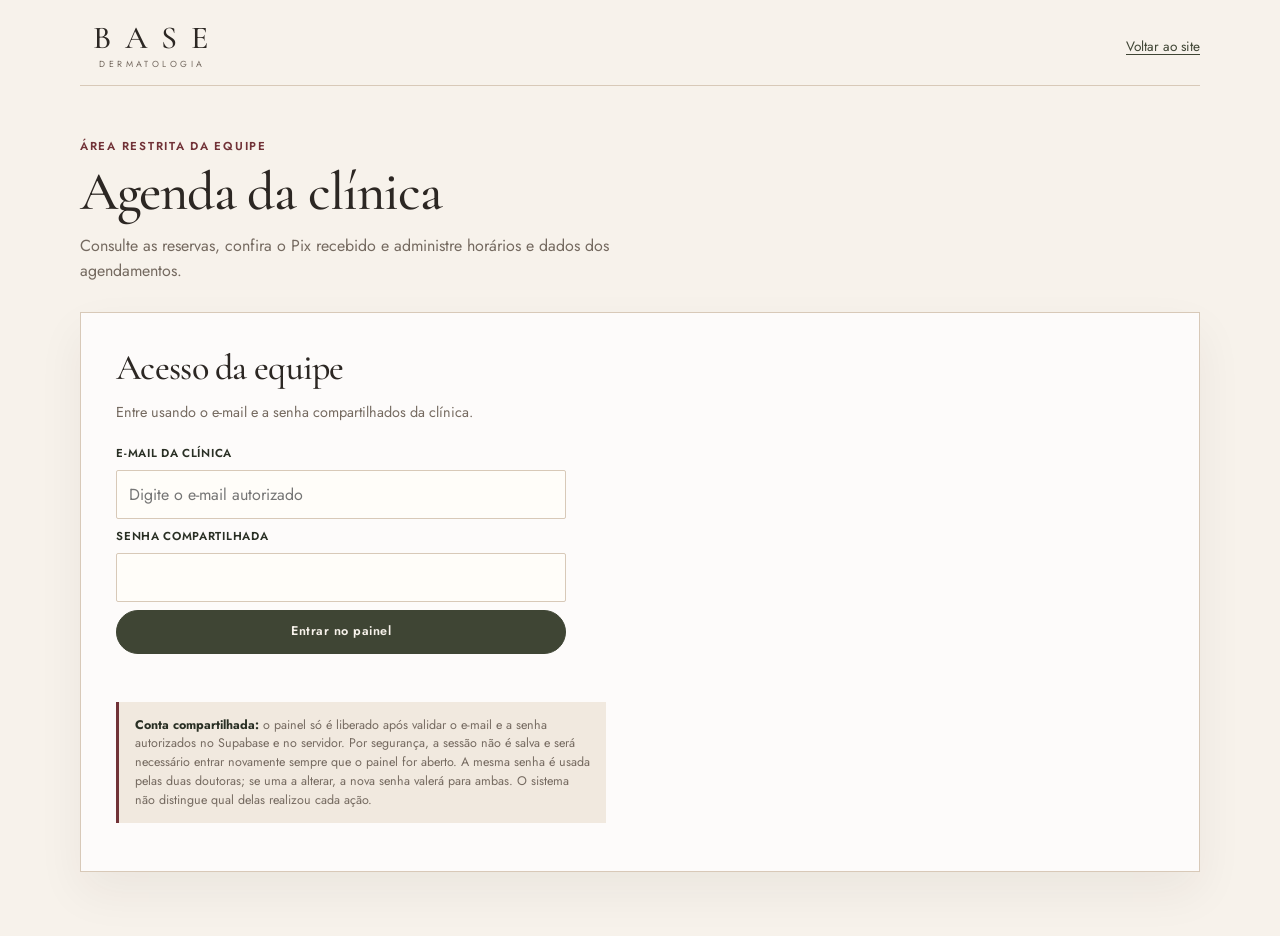
<file: admin.html>
<!doctype html>
<html lang="pt-BR">
<head>
  <meta charset="utf-8">
  <meta name="viewport" content="width=device-width, initial-scale=1">
  <meta name="theme-color" content="#f7f2eb">
  <meta name="robots" content="noindex, nofollow">
  <meta name="description" content="Painel administrativo de agendamentos da Base Dermatologia.">
  <title>Painel de agendamentos | Base Dermatologia</title>
  <link rel="preconnect" href="https://fonts.googleapis.com">
  <link rel="preconnect" href="https://fonts.gstatic.com" crossorigin>
  <link href="https://fonts.googleapis.com/css2?family=Cormorant+Garamond:wght@400;500;600&family=Jost:wght@300;400;500;600&display=swap" rel="stylesheet">
  <link rel="stylesheet" href="./styles/admin.css">
  <link rel="stylesheet" href="./styles/admin-agenda.css?v=20261023-pix-copy">
</head>
<body>
  <main class="admin-shell">
    <header class="admin-header">
      <a class="admin-brand" href="./index.html" aria-label="Voltar ao site Base Dermatologia">
        <span class="admin-brand__name">BASE</span>
        <span class="admin-brand__subtitle">DERMATOLOGIA</span>
      </a>
      <a class="back-link" href="./index.html">Voltar ao site</a>
    </header>

    <section class="admin-intro" aria-labelledby="page-title">
      <p class="eyebrow">Área restrita da equipe</p>
      <h1 id="page-title">Agenda da clínica</h1>
      <p>Consulte as reservas, confira o Pix recebido e administre horários e dados dos agendamentos.</p>
    </section>

    <section class="admin-panel" id="login-panel" aria-labelledby="login-title">
      <h2 id="login-title">Acesso da equipe</h2>
      <p>Entre usando o e-mail e a senha compartilhados da clínica.</p>
      <form id="login-form" class="login-form" autocomplete="off">
        <label for="admin-email">E-mail da clínica</label>
        <input id="admin-email" name="email" type="email" required autocomplete="off" autocapitalize="none" spellcheck="false" placeholder="Digite o e-mail autorizado">
        <label for="admin-password">Senha compartilhada</label>
        <input id="admin-password" name="password" type="password" required minlength="12" autocomplete="off">
        <button class="button" id="login-submit" type="submit">Entrar no painel</button>
      </form>
      <p class="status-message" id="auth-status" role="status" aria-live="polite"></p>
      <p class="security-note"><strong>Conta compartilhada:</strong> o painel só é liberado após validar o e-mail e a senha autorizados no Supabase e no servidor. Por segurança, a sessão não é salva e será necessário entrar novamente sempre que o painel for aberto. A mesma senha é usada pelas duas doutoras; se uma a alterar, a nova senha valerá para ambas. O sistema não distingue qual delas realizou cada ação.</p>
    </section>

    <section class="admin-panel" id="dashboard" aria-labelledby="dashboard-title" hidden>
      <div class="dashboard-heading">
        <div>
          <p class="eyebrow">Acesso autorizado</p>
          <h2 id="dashboard-title">Agendamentos</h2>
        </div>
        <button class="button button--quiet" id="sign-out" type="button">Sair</button>
      </div>
      <p class="security-note">Confirme o recebimento do Pix antes de liberar a consulta. Marcar o comprovante como enviado não confirma automaticamente o pagamento.</p>
      <p class="schedule-rule"><strong>Responsável pelo horário:</strong> terça-feira, 9h–13h com Jéssica Saab; 14h–18h com Mariana Gil Furlanetti. A doutora exibida em cada marcação é a associada ao horário reservado.</p>

      <details class="password-settings">
        <summary>Alterar senha compartilhada</summary>
        <p>A nova senha passará a ser usada pelas duas doutoras. Ela deve ter pelo menos 12 caracteres.</p>
        <form id="password-form" class="login-form">
          <label for="current-password">Senha atual</label>
          <input id="current-password" name="currentPassword" type="password" required autocomplete="current-password">
          <label for="new-password">Nova senha</label>
          <input id="new-password" name="newPassword" type="password" required minlength="12" autocomplete="new-password">
          <label for="confirm-password">Confirme a nova senha</label>
          <input id="confirm-password" name="confirmPassword" type="password" required minlength="12" autocomplete="new-password">
          <p class="status-message" id="password-status" role="status" aria-live="polite"></p>
          <button class="button" id="save-password" type="submit">Salvar nova senha</button>
        </form>
      </details>

      <form class="filters" id="filters-form">
        <label for="search-bookings">Buscar por nome, e-mail, telefone ou código</label>
        <input id="search-bookings" name="q" type="search" maxlength="100" placeholder="Nome, telefone ou código do agendamento">
        <label for="status-filter">Situação</label>
        <select id="status-filter" name="status">
          <option value="">Todas as situações</option>
          <option value="pending_payment">Aguardando pagamento</option>
          <option value="payment_review">Comprovante enviado · conferir Pix</option>
          <option value="confirmed">Confirmadas</option>
          <option value="cancelled">Canceladas</option>
          <option value="expired">Expiradas</option>
        </select>
        <button class="button" type="submit">Aplicar filtros</button>
      </form>
      <p class="status-message" id="dashboard-status" role="status" aria-live="polite"></p>
      <section class="schedule-view" aria-labelledby="schedule-title">
        <h3 id="schedule-title">Agenda por dia e horário</h3>
        <p>As marcações são agrupadas pelo horário reservado e mostram a profissional responsável e a situação do Pix.</p>
        <div class="schedule-board" id="schedule-board"></div>
        <section class="test-agenda" aria-labelledby="test-agenda-title">
          <h4 id="test-agenda-title">Teste de hoje — 23/10/2026</h4>
          <p class="test-agenda__notice"><strong>Somente teste:</strong> estes registros não são atendimentos reais, não têm horário e não ocupam vagas da agenda. Para testar o fluxo, use o QR da doutora, digite R$ 0,01 no banco, envie o comprovante pelo WhatsApp e só então registre o recebimento e libere o teste neste painel. A liberação não confirma um pagamento ou consulta real.</p>
          <p class="status-message" id="test-agenda-status" role="status" aria-live="polite"></p>
          <div class="test-agenda__list" id="test-agenda-list" aria-live="polite"></div>
        </section>
      </section>
      <div class="booking-list" id="booking-list" aria-live="polite"></div>
      <nav class="pagination" aria-label="Paginação dos agendamentos">
        <button class="button button--quiet" id="previous-page" type="button" disabled>Anterior</button>
        <span id="page-label">Página 1</span>
        <button class="button button--quiet" id="next-page" type="button" disabled>Próxima</button>
      </nav>
    </section>
  </main>

  <dialog class="edit-dialog" id="edit-dialog" aria-labelledby="edit-title">
    <form class="edit-form" id="edit-form">
      <div class="dialog-heading">
        <div>
          <p class="eyebrow">Editar agendamento</p>
          <h2 id="edit-title">Dados da consulta</h2>
        </div>
        <button class="close-button" type="button" id="close-edit" aria-label="Fechar">×</button>
      </div>
      <p class="dialog-caption" id="edit-booking-summary"></p>
      <input type="hidden" name="appointmentId">
      <div class="form-grid">
        <label>Nome completo<input name="patient_name" type="text" maxlength="120" required></label>
        <label>E-mail<input name="patient_email" type="email" maxlength="254" required></label>
        <label>Telefone<input name="patient_phone" type="tel" maxlength="22" required></label>
        <label>CPF<input name="patient_cpf" inputmode="numeric" maxlength="11" pattern="[0-9]{11}" required></label>
        <label>Rua / avenida<input name="patient_address_line" type="text" maxlength="160" required></label>
        <label>Número<input name="patient_address_number" type="text" maxlength="20" required></label>
        <label>Complemento<input name="patient_address_complement" type="text" maxlength="100"></label>
        <label>Bairro<input name="patient_address_neighborhood" type="text" maxlength="80" required></label>
        <label>Cidade<input name="patient_address_city" type="text" maxlength="80" required></label>
        <label>Estado (UF)<input name="patient_address_state" type="text" maxlength="2" pattern="[A-Za-z]{2}" required></label>
        <label>CEP<input name="patient_address_postal_code" inputmode="numeric" type="text" maxlength="8" pattern="[0-9]{8}" required></label>
        <label class="slot-field">Remarcar para horário disponível<select name="new_slot_id"><option value="">Manter horário atual</option></select></label>
      </div>
      <p class="dialog-caption">CPF e endereço são usados para emissão da nota fiscal. Não inclua sintomas ou informações de saúde nas observações.</p>
      <p class="status-message" id="edit-status" role="status" aria-live="polite"></p>
      <div class="dialog-actions">
        <button class="button button--quiet" type="button" id="cancel-edit">Voltar</button>
        <button class="button" id="save-edit" type="submit">Salvar alterações</button>
      </div>
    </form>
  </dialog>

  <script src="./scripts/agenda-config.js"></script>
  <script src="./scripts/pix-copia-cola.js?v=20261023"></script>
  <script type="module" src="./scripts/admin.js?v=20261023-pix-copy"></script>
</body>
</html>
</file>
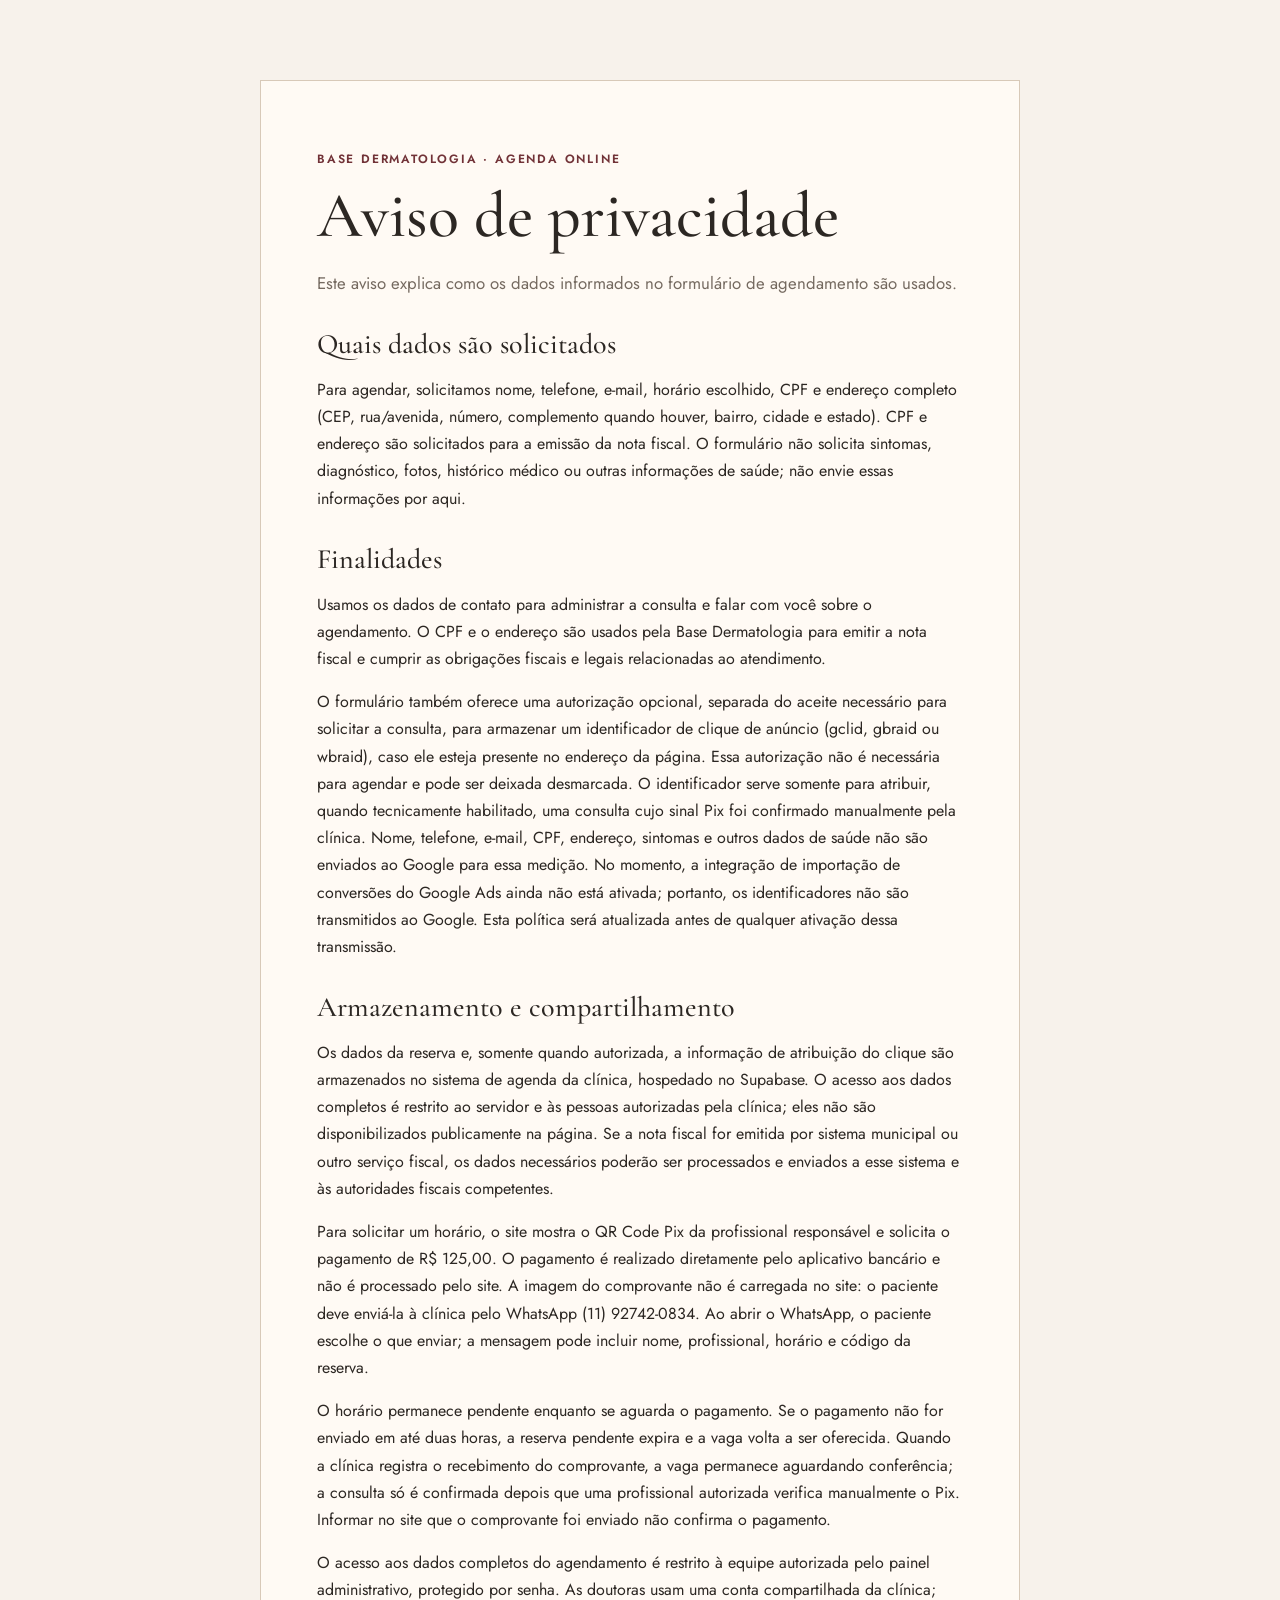
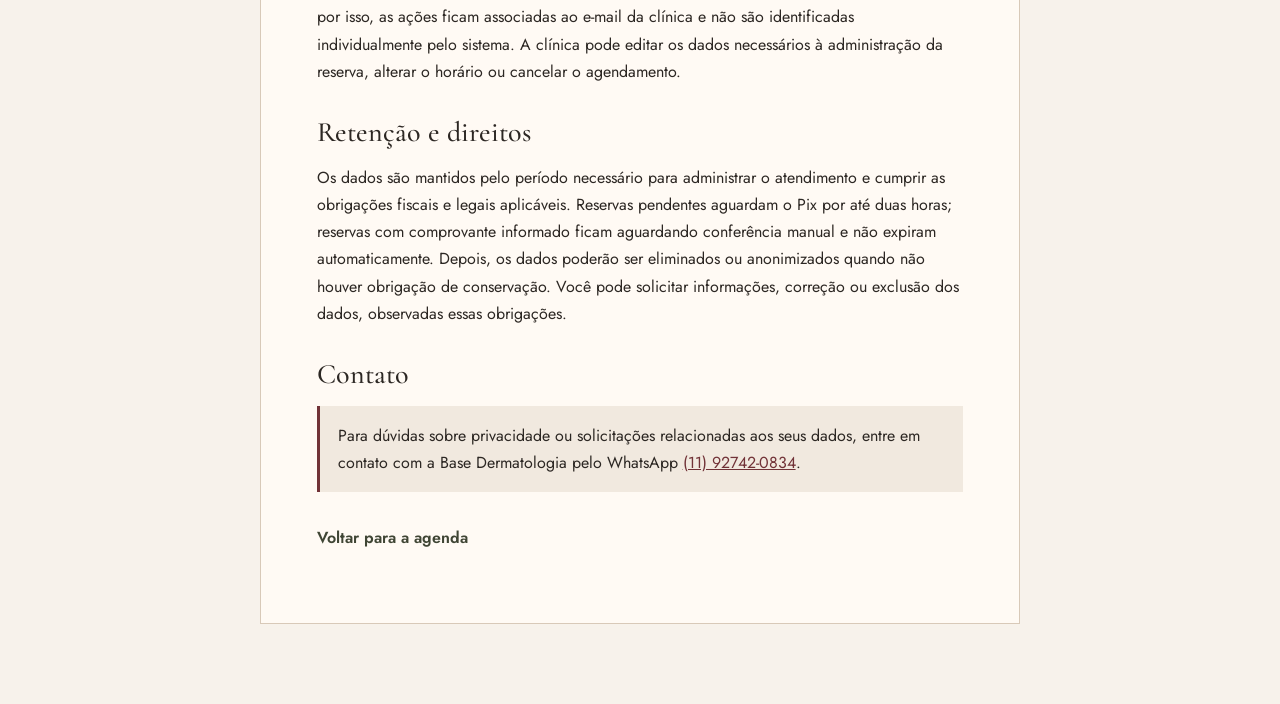
<file: privacidade.html>
<!doctype html>
<html lang="pt-BR">
<head>
  <meta charset="utf-8">
  <meta name="viewport" content="width=device-width, initial-scale=1">
  <meta name="theme-color" content="#f7f2eb">
  <meta name="description" content="Aviso de privacidade da agenda online da Base Dermatologia.">
  <link rel="canonical" href="https://basedermatologia.com.br/privacidade.html">
  <title>Aviso de privacidade | Base Dermatologia</title>
  <link rel="preconnect" href="https://fonts.googleapis.com">
  <link rel="preconnect" href="https://fonts.gstatic.com" crossorigin>
  <link href="https://fonts.googleapis.com/css2?family=Cormorant+Garamond:wght@400;500;600&family=Jost:wght@300;400;500;600&display=swap" rel="stylesheet">
  <style>
    :root{--paper:#f7f2eb;--cream:#f1e9df;--olive:#3f4534;--wine:#713237;--ink:#2c2723;--muted:#756a60;--line:#d8c9b8;--serif:"Cormorant Garamond",Georgia,serif;--sans:"Jost","Helvetica Neue",Arial,sans-serif}
    *{box-sizing:border-box}body{margin:0;background:var(--paper);color:var(--ink);font:16px/1.7 var(--sans)}main{width:min(760px,calc(100% - 2.4rem));margin:clamp(2rem,7vw,5rem) auto;padding:clamp(1.5rem,5vw,3.5rem);background:#fffaf4;border:1px solid var(--line)}a{color:var(--wine)}h1,h2{font-family:var(--serif);font-weight:500;line-height:1.1}h1{font-size:clamp(2.6rem,6vw,4rem);margin:.25rem 0 1rem}h2{font-size:1.75rem;margin:2rem 0 .5rem}.eyebrow{color:var(--wine);font-size:.75rem;font-weight:600;letter-spacing:.15em;text-transform:uppercase}.lead{color:var(--muted);font-size:1.05rem}.back{display:inline-block;margin-top:1rem;color:var(--olive);font-weight:600;text-decoration:none}.back:hover{text-decoration:underline}.contact{padding:1rem 1.1rem;background:var(--cream);border-left:3px solid var(--wine)}
  </style>
</head>
<body>
  <main>
    <p class="eyebrow">Base Dermatologia · Agenda online</p>
    <h1>Aviso de privacidade</h1>
    <p class="lead">Este aviso explica como os dados informados no formulário de agendamento são usados.</p>

    <h2>Quais dados são solicitados</h2>
    <p>Para agendar, solicitamos nome, telefone, e-mail, horário escolhido, CPF e endereço completo (CEP, rua/avenida, número, complemento quando houver, bairro, cidade e estado). CPF e endereço são solicitados para a emissão da nota fiscal. O formulário não solicita sintomas, diagnóstico, fotos, histórico médico ou outras informações de saúde; não envie essas informações por aqui.</p>

    <h2>Finalidades</h2>
    <p>Usamos os dados de contato para administrar a consulta e falar com você sobre o agendamento. O CPF e o endereço são usados pela Base Dermatologia para emitir a nota fiscal e cumprir as obrigações fiscais e legais relacionadas ao atendimento.</p>
    <p>O formulário também oferece uma autorização opcional, separada do aceite necessário para solicitar a consulta, para armazenar um identificador de clique de anúncio (gclid, gbraid ou wbraid), caso ele esteja presente no endereço da página. Essa autorização não é necessária para agendar e pode ser deixada desmarcada. O identificador serve somente para atribuir, quando tecnicamente habilitado, uma consulta cujo sinal Pix foi confirmado manualmente pela clínica. Nome, telefone, e-mail, CPF, endereço, sintomas e outros dados de saúde não são enviados ao Google para essa medição. No momento, a integração de importação de conversões do Google Ads ainda não está ativada; portanto, os identificadores não são transmitidos ao Google. Esta política será atualizada antes de qualquer ativação dessa transmissão.</p>

    <h2>Armazenamento e compartilhamento</h2>
    <p>Os dados da reserva e, somente quando autorizada, a informação de atribuição do clique são armazenados no sistema de agenda da clínica, hospedado no Supabase. O acesso aos dados completos é restrito ao servidor e às pessoas autorizadas pela clínica; eles não são disponibilizados publicamente na página. Se a nota fiscal for emitida por sistema municipal ou outro serviço fiscal, os dados necessários poderão ser processados e enviados a esse sistema e às autoridades fiscais competentes.</p>
    <p>Para solicitar um horário, o site mostra o QR Code Pix da profissional responsável e solicita o pagamento de R$ 125,00. O pagamento é realizado diretamente pelo aplicativo bancário e não é processado pelo site. A imagem do comprovante não é carregada no site: o paciente deve enviá-la à clínica pelo WhatsApp (11) 92742-0834. Ao abrir o WhatsApp, o paciente escolhe o que enviar; a mensagem pode incluir nome, profissional, horário e código da reserva.</p>
    <p>O horário permanece pendente enquanto se aguarda o pagamento. Se o pagamento não for enviado em até duas horas, a reserva pendente expira e a vaga volta a ser oferecida. Quando a clínica registra o recebimento do comprovante, a vaga permanece aguardando conferência; a consulta só é confirmada depois que uma profissional autorizada verifica manualmente o Pix. Informar no site que o comprovante foi enviado não confirma o pagamento.</p>
    <p>O acesso aos dados completos do agendamento é restrito à equipe autorizada pelo painel administrativo, protegido por senha. As doutoras usam uma conta compartilhada da clínica; por isso, as ações ficam associadas ao e-mail da clínica e não são identificadas individualmente pelo sistema. A clínica pode editar os dados necessários à administração da reserva, alterar o horário ou cancelar o agendamento.</p>

    <h2>Retenção e direitos</h2>
    <p>Os dados são mantidos pelo período necessário para administrar o atendimento e cumprir as obrigações fiscais e legais aplicáveis. Reservas pendentes aguardam o Pix por até duas horas; reservas com comprovante informado ficam aguardando conferência manual e não expiram automaticamente. Depois, os dados poderão ser eliminados ou anonimizados quando não houver obrigação de conservação. Você pode solicitar informações, correção ou exclusão dos dados, observadas essas obrigações.</p>

    <h2>Contato</h2>
    <p class="contact">Para dúvidas sobre privacidade ou solicitações relacionadas aos seus dados, entre em contato com a Base Dermatologia pelo WhatsApp <a href="https://wa.me/5511927420834">(11) 92742-0834</a>.</p>

    <p><a class="back" href="./index.html#agenda">Voltar para a agenda</a></p>
  </main>
</body>
</html>
</file>
<file: styles/admin.css>
:root{--paper:#f7f2eb;--cream:#f1e9df;--sand:#e4d5c4;--clay:#c6ad96;--olive:#3f4534;--olive-deep:#292f24;--wine:#713237;--ink:#2c2723;--muted:#756a60;--line:#d8c9b8;--serif:"Cormorant Garamond",Georgia,"Times New Roman",serif;--sans:"Jost","Helvetica Neue",Arial,sans-serif}
*{box-sizing:border-box}body{margin:0;min-height:100vh;background:var(--paper);color:var(--ink);font:16px/1.6 var(--sans);-webkit-font-smoothing:antialiased}button,input,select{font:inherit}button{cursor:pointer}button:focus-visible,a:focus-visible,input:focus-visible,select:focus-visible{outline:2px solid var(--wine);outline-offset:3px}a{color:inherit}.admin-shell{width:min(100% - 2rem,1120px);margin:0 auto;padding:1.5rem 0 4rem}.admin-header{display:flex;align-items:center;justify-content:space-between;padding:0 0 1rem;border-bottom:1px solid var(--line)}.admin-brand{display:inline-flex;flex-direction:column;align-items:center;text-decoration:none;line-height:1;color:var(--ink)}.admin-brand__name{font:500 2rem/.9 var(--serif);letter-spacing:.42em;padding-left:.42em}.admin-brand__subtitle{margin-top:.45rem;color:var(--muted);font-size:.55rem;letter-spacing:.39em;padding-left:.39em}.back-link{font-size:.85rem;color:var(--olive);text-underline-offset:3px}.admin-intro{max-width:690px;padding:3.2rem 0 1.8rem}.eyebrow{margin:0 0 .55rem;color:var(--wine);font-size:.72rem;font-weight:600;letter-spacing:.15em;text-transform:uppercase}.admin-intro h1,.admin-panel h2,.edit-form h2{margin:0;font:500 clamp(2rem,5vw,3.4rem)/1.05 var(--serif);letter-spacing:-.02em}.admin-intro>p:last-child{max-width:58ch;margin:.7rem 0 0;color:var(--muted)}.admin-panel{padding:clamp(1.2rem,3vw,2.2rem);border:1px solid var(--line);background:rgba(255,255,255,.74);box-shadow:0 20px 45px rgba(47,39,29,.06)}.admin-panel[hidden]{display:none}.admin-panel h2{font-size:clamp(1.7rem,4vw,2.25rem)}.admin-panel>p:not(.status-message){max-width:70ch;color:var(--muted);font-size:.9rem}.login-form{display:grid;gap:.5rem;max-width:450px;margin:1.25rem 0}.login-form label,.filters label{color:var(--olive-deep);font-size:.72rem;font-weight:600;letter-spacing:.06em;text-transform:uppercase}.login-form input,.filters input,.filters select,.edit-form input,.edit-form select{width:100%;min-height:46px;padding:.65rem .75rem;border:1px solid var(--line);border-radius:2px;background:#fffdf9;color:var(--ink)}.login-form input[readonly]{background:#f4eee6}.button{display:inline-flex;align-items:center;justify-content:center;min-height:44px;padding:.65rem 1rem;border:1px solid var(--olive);border-radius:999px;background:var(--olive);color:var(--paper);font-size:.79rem;font-weight:600;letter-spacing:.04em;text-decoration:none;transition:background .2s,border-color .2s,transform .2s}.button:hover:not(:disabled){background:var(--olive-deep);border-color:var(--olive-deep);transform:translateY(-1px)}.button:disabled{opacity:.5;cursor:not-allowed}.button--quiet{background:transparent;color:var(--olive)}.button--quiet:hover:not(:disabled){background:var(--olive);color:var(--paper)}.security-note{padding:.85rem 1rem;border-left:3px solid var(--wine);background:var(--cream);color:var(--muted)!important;font-size:.78rem!important;line-height:1.5}.security-note strong{color:var(--olive-deep)}.status-message{min-height:1.2em;margin:.5rem 0;color:var(--wine);font-size:.84rem;line-height:1.45}.dashboard-heading{display:flex;align-items:center;justify-content:space-between;gap:1rem}.filters{display:grid;grid-template-columns:minmax(200px,1fr) minmax(220px,.6fr) auto;align-items:end;gap:.65rem;margin:1.4rem 0 .6rem}.filters label:first-of-type{grid-column:1}.filters label:nth-of-type(2){grid-column:2}.filters input{grid-column:1;grid-row:2}.filters select{grid-column:2;grid-row:2}.filters button{grid-column:3;grid-row:2}.booking-list{display:grid;gap:.85rem}.booking-card{padding:1.15rem;border:1px solid var(--line);background:#fffdf9}.booking-card__top{display:flex;justify-content:space-between;gap:1rem;align-items:flex-start}.booking-card__title{margin:0;font:500 1.5rem/1.15 var(--serif)}.booking-card__meta{margin:.3rem 0 0;color:var(--muted);font-size:.82rem}.booking-card__status{display:inline-flex;align-items:center;min-height:27px;padding:.28rem .65rem;border:1px solid var(--line);border-radius:999px;color:var(--olive-deep);font-size:.66rem;font-weight:600;line-height:1.2;text-align:center}.booking-card__status[data-status="payment_review"]{border-color:#b98049;background:#fbf0dd;color:#754117}.booking-card__status[data-status="confirmed"]{border-color:#7d8b6d;background:#edf2e8;color:#33422b}.booking-card__status[data-status="cancelled"],.booking-card__status[data-status="expired"]{background:#f3ece5;color:#6c6056}.booking-card__info{display:grid;grid-template-columns:repeat(2,minmax(0,1fr));gap:.25rem 1rem;margin:1rem 0 0;padding-top:.8rem;border-top:1px solid var(--line);font-size:.8rem}.booking-card__info p{min-width:0;margin:0;overflow-wrap:anywhere}.booking-card__info strong{color:var(--olive-deep)}.booking-card__buttons{display:flex;flex-wrap:wrap;gap:.5rem;margin-top:1rem}.booking-card__buttons .button{min-height:38px;font-size:.7rem}.booking-card__buttons .button--danger{border-color:var(--wine);background:var(--wine)}.booking-card__buttons .button--danger:hover:not(:disabled){background:#55262a}.booking-card__empty{padding:2rem 1rem;border:1px dashed var(--clay);color:var(--muted);text-align:center}.pagination{display:flex;align-items:center;justify-content:center;gap:1rem;margin:1.5rem 0 0}.pagination span{min-width:90px;color:var(--muted);font-size:.8rem;text-align:center}.edit-dialog{width:min(820px,calc(100% - 1.5rem));max-height:min(92vh,950px);padding:0;border:1px solid var(--line);background:var(--paper);color:var(--ink);box-shadow:0 25px 80px rgba(35,29,22,.25)}.edit-dialog::backdrop{background:rgba(30,31,25,.56);backdrop-filter:blur(2px)}.edit-form{padding:clamp(1.1rem,3vw,2rem);overflow:auto}.dialog-heading{display:flex;align-items:flex-start;justify-content:space-between;gap:1rem}.edit-form h2{font-size:2rem}.close-button{width:40px;height:40px;border:1px solid var(--line);border-radius:50%;background:transparent;color:var(--olive);font-size:1.5rem;line-height:1}.dialog-caption{color:var(--muted);font-size:.8rem;line-height:1.5}.form-grid{display:grid;grid-template-columns:repeat(2,minmax(0,1fr));gap:.75rem}.form-grid label{display:grid;gap:.3rem;color:var(--olive-deep);font-size:.68rem;font-weight:600;letter-spacing:.055em;text-transform:uppercase}.form-grid input,.form-grid select{font-size:.87rem;letter-spacing:0;text-transform:none}.form-grid .slot-field{grid-column:1/-1}.dialog-actions{display:flex;justify-content:flex-end;gap:.6rem;padding-top:.8rem;border-top:1px solid var(--line)}
@media(max-width:680px){.admin-shell{width:min(100% - 1.1rem,1120px);padding-top:.8rem}.admin-intro{padding:2rem 0 1.2rem}.filters{grid-template-columns:minmax(0,1fr) minmax(0,1fr)}.filters label:first-of-type,.filters input{grid-column:1/-1}.filters label:nth-of-type(2){grid-column:1/-1}.filters select{grid-column:1/-1;grid-row:auto}.filters button{grid-column:1/-1;grid-row:auto}.booking-card__top{display:block}.booking-card__status{margin-top:.6rem}.booking-card__info{grid-template-columns:minmax(0,1fr)}.booking-card__buttons .button{flex:1 1 130px}.form-grid{grid-template-columns:minmax(0,1fr)}.form-grid .slot-field{grid-column:auto}.dashboard-heading{align-items:flex-start}.dashboard-heading .button{flex:none}}
@media(prefers-reduced-motion:reduce){.button{transition:none}}

.password-settings{margin:1.4rem 0;padding:1rem 1.15rem;border:1px solid var(--line);background:linear-gradient(135deg,rgba(241,233,223,.68),rgba(255,253,249,.92))}.password-settings>summary{color:var(--olive-deep);font:500 1.2rem/1.3 var(--serif);cursor:pointer;text-underline-offset:4px}.password-settings>summary:hover{text-decoration:underline}.password-settings>p{max-width:60ch;margin:.6rem 0;color:var(--muted);font-size:.84rem}.password-settings .login-form{margin:1rem 0 .2rem}.password-settings .button{justify-self:start;min-width:190px}
</file>
<file: styles/admin-agenda.css>
.schedule-rule{margin:.4rem 0 1.2rem;padding:.75rem 1rem;border:1px solid var(--line);background:#fffdf9;color:var(--muted);font-size:.8rem;line-height:1.5}.schedule-rule strong{color:var(--olive-deep)}.schedule-view{margin:1.25rem 0 1.35rem;padding:1.1rem;border:1px solid var(--line);background:rgba(241,233,223,.48)}.schedule-view h3{margin:0;font:500 1.6rem/1.15 var(--serif)}.schedule-view>p{margin:.35rem 0 .85rem;color:var(--muted);font-size:.78rem}.schedule-board{display:grid;gap:.85rem}.schedule-day{padding:.85rem;border:1px solid var(--line);background:#fffdf9}.schedule-day__title{margin:0 0 .65rem;color:var(--olive-deep);font:500 1.15rem/1.2 var(--serif);text-transform:capitalize}.schedule-day__doctors{display:grid;grid-template-columns:repeat(2,minmax(0,1fr));gap:.65rem}.schedule-doctor{padding:.65rem;border:1px solid rgba(216,201,184,.75);background:var(--paper)}.schedule-doctor__title{display:flex;align-items:center;justify-content:space-between;gap:.5rem;margin:0 0 .45rem;color:var(--wine);font-size:.72rem;font-weight:600}.schedule-doctor__title span{color:var(--muted);font-size:.66rem;font-weight:400}.schedule-doctor__slots{display:grid;gap:.4rem}.schedule-slot{display:grid;grid-template-columns:auto minmax(0,1fr) auto;align-items:center;gap:.55rem;padding:.48rem .55rem;border-left:3px solid var(--clay);background:#fff;font-size:.72rem}.schedule-slot[data-status="payment_review"]{border-left-color:#b98049}.schedule-slot[data-status="confirmed"]{border-left-color:#71845e}.schedule-slot[data-status="cancelled"],.schedule-slot[data-status="expired"]{border-left-color:#93897e;opacity:.72}.schedule-slot__time{color:var(--olive-deep);font-weight:600;white-space:nowrap}.schedule-slot__patient{min-width:0;overflow:hidden;color:var(--ink);text-overflow:ellipsis;white-space:nowrap}.schedule-slot__status{color:var(--muted);font-size:.62rem;text-align:right}.schedule-empty{padding:1rem;border:1px dashed var(--clay);color:var(--muted);font-size:.78rem;text-align:center}
@media(max-width:680px){.schedule-view{padding:.75rem}.schedule-day{padding:.65rem}.schedule-day__doctors{grid-template-columns:minmax(0,1fr)}.schedule-slot{grid-template-columns:auto minmax(0,1fr);gap:.35rem}.schedule-slot__status{grid-column:2;text-align:left}}
.test-agenda{margin-top:1rem;padding:1rem;border:1px solid rgba(113,50,55,.4);background:linear-gradient(135deg,rgba(255,253,249,.95),rgba(241,233,223,.76))}.test-agenda h4{margin:0;color:var(--wine);font:500 1.35rem/1.2 var(--serif)}.test-agenda__notice{margin:.5rem 0 .8rem;padding:.75rem .9rem;border-left:3px solid var(--wine);background:#fff;color:var(--muted);font-size:.78rem;line-height:1.5}.test-agenda__notice strong{color:var(--wine)}.test-agenda__list{display:grid;grid-template-columns:repeat(2,minmax(0,1fr));gap:.75rem}.test-entry{min-width:0;padding:.9rem;border:1px solid var(--line);background:#fffdf9}.test-entry__heading{display:flex;align-items:flex-start;justify-content:space-between;gap:.5rem}.test-entry__badge{display:inline-flex;padding:.25rem .5rem;border:1px solid var(--wine);border-radius:999px;color:var(--wine);font-size:.61rem;font-weight:700;letter-spacing:.045em;line-height:1.25}.test-entry__status{color:var(--muted);font-size:.67rem;text-align:right}.test-entry h5{margin:.65rem 0 .3rem;color:var(--olive-deep);font:500 1.4rem/1.1 var(--serif);text-transform:uppercase}.test-entry p{margin:.25rem 0;color:var(--muted);font-size:.76rem;line-height:1.45}.test-entry p strong{color:var(--olive-deep)}.test-entry__note{padding:.55rem .65rem;border-left:2px solid var(--clay);background:var(--cream)}.test-entry__qr{display:block;width:min(180px,100%);height:auto;margin:.7rem auto;padding:.3rem;border:1px solid var(--line);background:#fff}.test-entry__actions{display:flex;flex-wrap:wrap;gap:.45rem;margin-top:.65rem}.test-entry__actions .button{min-height:38px;padding:.5rem .75rem;font-size:.67rem}.test-entry__actions .button--danger{border-color:var(--wine);background:var(--wine)}.test-agenda__empty{padding:.85rem;border:1px dashed var(--clay);color:var(--muted);font-size:.78rem;text-align:center}
@media(max-width:680px){.test-agenda{padding:.75rem}.test-agenda__list{grid-template-columns:minmax(0,1fr)}.test-entry__heading{flex-direction:column}.test-entry__status{text-align:left}.test-entry__actions .button{flex:1 1 150px}}

.test-entry__pix-label{display:grid;gap:.35rem;margin:.75rem 0;color:var(--olive-deep);font-size:.75rem;font-weight:600}.test-entry__pix-code{width:100%;min-height:4.2rem;padding:.6rem;border:1px solid var(--line);background:#fff;color:var(--ink);font:400 .7rem/1.4 var(--sans);overflow-wrap:anywhere;word-break:break-all;resize:vertical}.test-entry__pix-code:focus-visible{outline:2px solid var(--olive);outline-offset:2px}.test-entry__copy-status{min-height:1.25rem;margin:.3rem 0;color:var(--muted);font-size:.75rem;line-height:1.4}
</file>
